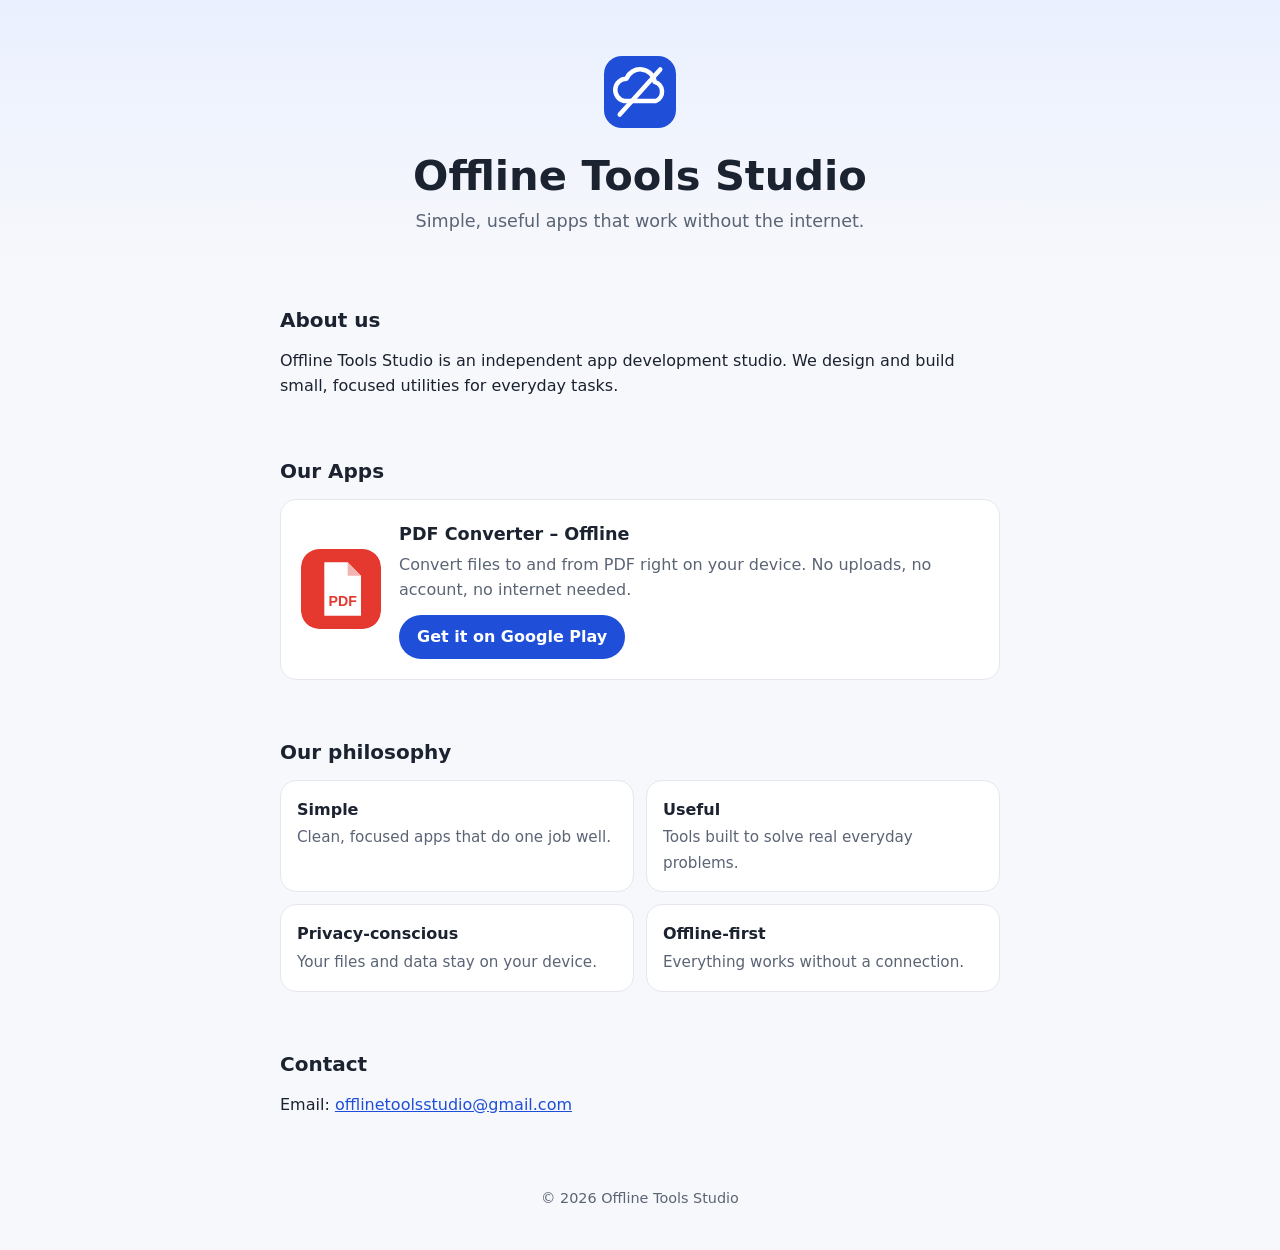
<file: index.html>
<!DOCTYPE html>
<html lang="en">
<head>
<meta charset="utf-8">
<meta name="viewport" content="width=device-width,initial-scale=1">
<title>Offline Tools Studio</title>
<meta name="description" content="Offline Tools Studio – independent developer of simple, privacy-conscious, offline-first apps.">
<link rel="icon" href="assets/logo.svg" type="image/svg+xml">
<link rel="stylesheet" href="style.css">
<script src="config.js"></script>
</head>
<body>
<header>
  <div class="wrap">
    <img class="logo" src="assets/logo.svg" alt="Offline Tools Studio logo">
    <h1 data-text="name">Offline Tools Studio</h1>
    <p class="tagline" data-text="tagline">Simple, useful apps that work without the internet.</p>
  </div>
</header>

<main class="wrap">
  <section id="about">
    <h2>About us</h2>
    <p data-text="about">Offline Tools Studio is an independent app development studio.</p>
  </section>

  <section id="apps">
    <h2>Our Apps</h2>
    <div class="card app">
      <img id="app-icon" src="assets/pdf-converter-icon.svg" alt="PDF Converter – Offline icon">
      <div>
        <h3 id="app-name">PDF Converter – Offline</h3>
        <p id="app-desc"></p>
        <a class="btn" id="app-link" href="#">Get it on Google Play</a>
      </div>
    </div>
  </section>

  <section id="philosophy">
    <h2>Our philosophy</h2>
    <div class="grid" id="philosophy-list"></div>
  </section>

  <section id="contact">
    <h2>Contact</h2>
    <p id="contact-email" hidden>Email: <a id="email-link" href="#"></a></p>
    <div class="links" id="social-links"></div>
  </section>
</main>

<footer>
  <div class="wrap">
    <span id="copyright"></span>
    <span id="privacy" hidden> · <a id="privacy-link" href="#">Privacy Policy</a></span>
  </div>
</footer>

<script>
(function () {
  var c = window.SITE_CONFIG || {}, $ = function (id) { return document.getElementById(id); };
  document.querySelectorAll("[data-text]").forEach(function (el) {
    if (c[el.dataset.text]) el.textContent = c[el.dataset.text];
  });
  if (c.name) document.title = c.name;
  var a = c.app || {};
  if (a.name) $("app-name").textContent = a.name;
  if (a.icon) $("app-icon").src = a.icon;
  $("app-desc").textContent = a.description || "";
  $("app-link").href = a.googlePlayUrl || "#";
  (c.philosophy || []).forEach(function (p) {
    var d = document.createElement("div"); d.className = "card";
    var s = document.createElement("strong"); s.textContent = p.title;
    var t = document.createElement("span"); t.textContent = p.text;
    d.append(s, t); $("philosophy-list").appendChild(d);
  });
  var ct = c.contact || {};
  if (ct.email) {
    $("contact-email").hidden = false;
    $("email-link").href = "mailto:" + ct.email;
    $("email-link").textContent = ct.email;
  }
  (ct.social || []).forEach(function (s) {
    var l = document.createElement("a");
    l.href = s.url; l.textContent = s.label; l.rel = "noopener";
    $("social-links").appendChild(l);
  });
  $("copyright").textContent = "© " + new Date().getFullYear() + " " + (c.name || "");
  if (c.privacyPolicyUrl) { $("privacy").hidden = false; $("privacy-link").href = c.privacyPolicyUrl; }
})();
</script>
</body>
</html>
</file>
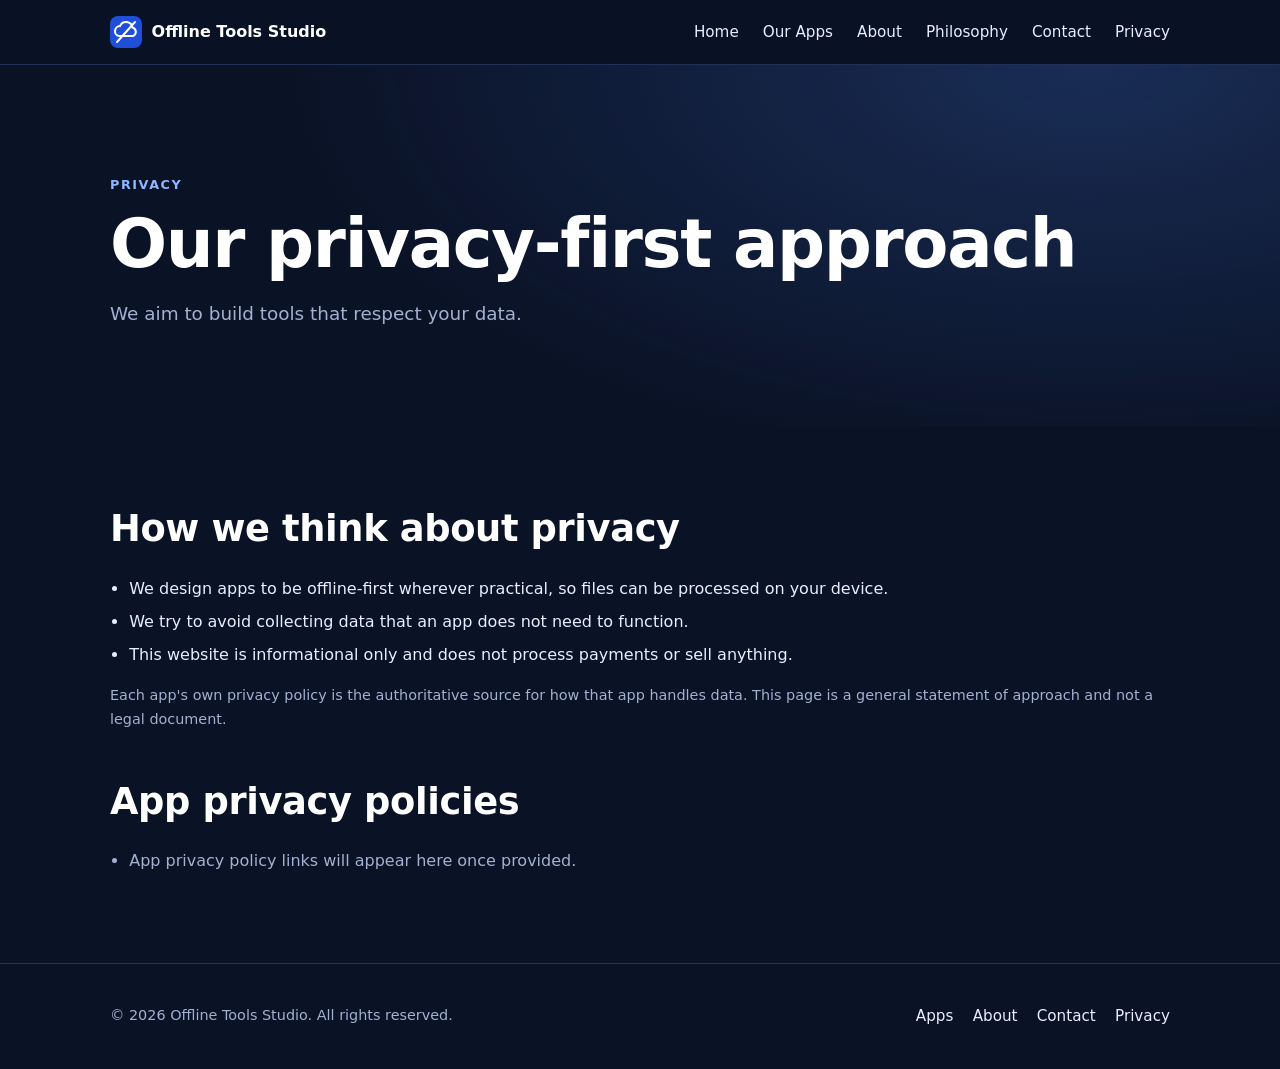
<file: privacy.html>
<!DOCTYPE html>
<html lang="en">
<head>
<meta charset="utf-8">
<meta name="viewport" content="width=device-width, initial-scale=1">
<title>Privacy – Offline Tools Studio</title>
<meta name="description" content="Offline Tools Studio's privacy-first approach to building software.">
<meta name="theme-color" content="#0a1226">
<link rel="icon" href="assets/favicon.svg" type="image/svg+xml">
<meta property="og:type" content="website">
<meta property="og:site_name" content="Offline Tools Studio">
<meta property="og:title" content="Privacy – Offline Tools Studio">
<meta property="og:description" content="Offline Tools Studio's privacy-first approach to building software.">
<meta property="og:image" content="assets/og-image.svg">
<meta name="twitter:card" content="summary_large_image">
<link rel="stylesheet" href="css/styles.css">
</head>
<body>
<a class="skip" href="#main">Skip to content</a>
<header class="site"><div class="container bar">
<a class="brand" href="index.html"><img data-logo src="assets/logo.svg" alt="" width="32" height="32"><span data-cfg="studioName">Offline Tools Studio</span></a>
<button id="nav-toggle" aria-expanded="false" aria-controls="nav" aria-label="Toggle menu">Menu</button>
<nav id="nav" aria-label="Main"><ul>
<li><a href="index.html#home">Home</a></li><li><a href="index.html#apps">Our Apps</a></li><li><a href="index.html#about">About</a></li><li><a href="index.html#philosophy">Philosophy</a></li><li><a href="index.html#contact">Contact</a></li><li><a href="privacy.html">Privacy</a></li>
</ul></nav></div></header>
<main id="main">
<section class="hero"><div class="container"><p class="eyebrow">Privacy</p><h1>Our privacy-first approach</h1>
<p class="lead">We aim to build tools that respect your data.</p></div></section>
<section><div class="container">
<h2>How we think about privacy</h2>
<ul class="plain">
<li>We design apps to be offline-first wherever practical, so files can be processed on your device.</li>
<li>We try to avoid collecting data that an app does not need to function.</li>
<li>This website is informational only and does not process payments or sell anything.</li>
</ul>
<p class="note">Each app's own privacy policy is the authoritative source for how that app handles data. This page is a general statement of approach and not a legal document.</p>
<h2 style="margin-top:2.5rem">App privacy policies</h2>
<ul class="plain" id="app-privacy-list"></ul>
</div></section>
</main>
<footer><div class="container row">
<div>&copy; <span id="year">2026</span> <span data-cfg="studioName">Offline Tools Studio</span>. All rights reserved.</div>
<nav aria-label="Footer"><ul><li><a href="index.html#apps">Apps</a></li><li><a href="index.html#about">About</a></li><li><a href="index.html#contact">Contact</a></li><li><a href="privacy.html">Privacy</a></li></ul></nav>
</div></footer>
<script src="js/config.js"></script>
<script src="js/main.js"></script>
</body>
</html>
</file>
<file: style.css>
:root{--bg:#f7f8fb;--card:#fff;--text:#1b2230;--muted:#5b6475;--accent:#1f4fd8;--border:#e4e7ee}
*{box-sizing:border-box}
html{scroll-behavior:smooth}
body{margin:0;font:16px/1.6 system-ui,-apple-system,"Segoe UI",Roboto,sans-serif;color:var(--text);background:var(--bg)}
.wrap{max-width:760px;margin:0 auto;padding:0 20px}
a{color:var(--accent)}
header{text-align:center;padding:56px 0 40px;background:linear-gradient(180deg,#eaf0ff,var(--bg))}
.logo{width:72px;height:72px}
h1{margin:16px 0 8px;font-size:clamp(1.8rem,6vw,2.6rem);line-height:1.15}
.tagline{margin:0;color:var(--muted);font-size:1.1rem}
section{padding:28px 0}
h2{font-size:1.25rem;margin:0 0 12px}
p{margin:0}
.card{background:var(--card);border:1px solid var(--border);border-radius:16px;padding:20px}
.app{display:flex;gap:18px;align-items:center}
.app img{width:80px;height:80px;border-radius:18px;flex:none}
.app h3{margin:0 0 4px;font-size:1.1rem}
.app p{color:var(--muted)}
.btn{display:inline-block;margin-top:12px;padding:9px 18px;border-radius:999px;background:var(--accent);color:#fff;text-decoration:none;font-weight:600}
.btn:hover,.btn:focus-visible{background:#173ca8}
.grid{display:grid;grid-template-columns:repeat(2,1fr);gap:12px}
.grid .card{padding:16px}
.grid strong{display:block;margin-bottom:2px}
.grid span{color:var(--muted);font-size:.95rem}
.links{display:flex;flex-wrap:wrap;gap:8px 16px;margin-top:10px}
footer{text-align:center;color:var(--muted);font-size:.9rem;padding:32px 0 40px}
[hidden]{display:none!important}
@media(max-width:520px){.app{flex-direction:column;text-align:center}.grid{grid-template-columns:1fr}}
</file>
<file: css/styles.css>
:root{--navy:#0a1226;--navy2:#111d3a;--line:#223056;--blue:#4f8dff;--blue2:#8db7ff;--text:#e8eefc;--muted:#a3b0cf;--white:#fff}
*{box-sizing:border-box}
html{scroll-behavior:smooth;scroll-padding-top:72px}
body{margin:0;font-family:Inter,system-ui,-apple-system,"Segoe UI",Roboto,sans-serif;background:var(--navy);color:var(--text);line-height:1.65}
a{color:var(--blue2)}
a:focus-visible,button:focus-visible{outline:3px solid var(--blue);outline-offset:3px;border-radius:6px}
.skip{position:absolute;left:-999px;top:0;background:var(--white);color:var(--navy);padding:.5rem 1rem;z-index:100}
.skip:focus{left:0}
.container{max-width:1100px;margin:0 auto;padding:0 1.25rem}
header.site{position:sticky;top:0;z-index:50;background:rgba(10,18,38,.88);backdrop-filter:blur(10px);border-bottom:1px solid var(--line)}
.bar{display:flex;align-items:center;justify-content:space-between;height:64px}
.brand{display:flex;align-items:center;gap:.6rem;color:var(--white);text-decoration:none;font-weight:700}
.brand img{width:32px;height:32px}
nav ul{display:flex;gap:1.5rem;list-style:none;margin:0;padding:0}
nav a{color:var(--text);text-decoration:none;font-size:.95rem;padding:.25rem 0;border-bottom:2px solid transparent;transition:border-color .2s,color .2s}
nav a:hover{color:var(--blue2);border-color:var(--blue)}
#nav-toggle{display:none;background:none;border:1px solid var(--line);color:var(--text);border-radius:8px;padding:.4rem .7rem;font-size:1rem;cursor:pointer}
.hero{padding:6rem 0 5rem;background:radial-gradient(800px 400px at 85% 0,rgba(79,141,255,.22),transparent),var(--navy)}
.eyebrow{color:var(--blue2);letter-spacing:.12em;text-transform:uppercase;font-size:.8rem;font-weight:600}
h1{font-size:clamp(2.4rem,6vw,4.2rem);line-height:1.08;margin:.5rem 0 1rem;color:var(--white);letter-spacing:-.02em}
.lead{max-width:640px;font-size:1.15rem;color:var(--muted)}
h2{font-size:clamp(1.7rem,3.5vw,2.3rem);color:var(--white);margin:0 0 .5rem;letter-spacing:-.01em}
h3{margin:0;color:var(--white)}
section{padding:4.5rem 0}
.alt{background:var(--navy2);border-block:1px solid var(--line)}
.muted{color:var(--muted);margin:0}
.btn{display:inline-block;padding:.7rem 1.3rem;border-radius:10px;font-weight:600;text-decoration:none;border:1px solid transparent;transition:transform .2s,background .2s,box-shadow .2s}
.btn-primary{background:var(--blue);color:var(--navy)}
.btn-primary:hover{transform:translateY(-2px);box-shadow:0 8px 24px rgba(79,141,255,.35)}
.btn-ghost{border-color:var(--line);color:var(--text)}
.btn-ghost:hover{border-color:var(--blue);transform:translateY(-2px)}
.btn-disabled{border:1px dashed var(--line);color:var(--muted);cursor:not-allowed}
.actions{display:flex;flex-wrap:wrap;gap:.75rem;margin-top:1.5rem}
.grid{display:grid;gap:1.25rem;grid-template-columns:repeat(auto-fit,minmax(260px,1fr));margin-top:2rem}
.card{background:var(--navy2);border:1px solid var(--line);border-radius:16px;padding:1.5rem;transition:transform .25s,border-color .25s}
.alt .card{background:var(--navy)}
.card:hover{transform:translateY(-4px);border-color:var(--blue)}
.card p{margin:.5rem 0 0;color:var(--muted)}
.app-card{grid-column:1/-1;max-width:640px}
.app-head{display:flex;gap:1rem;align-items:center;margin-bottom:.75rem}
.app-icon{border-radius:14px}
.chips{display:flex;flex-wrap:wrap;gap:.5rem;list-style:none;padding:0;margin:1rem 0 0}
.chips li{border:1px solid var(--line);background:rgba(79,141,255,.1);border-radius:999px;padding:.25rem .8rem;font-size:.85rem}
.note{font-size:.9rem;color:var(--muted)}
ul.plain{padding-left:1.2rem}
ul.plain li{margin:.4rem 0}
#contact-list{list-style:none;padding:0}
#contact-list li{margin:.6rem 0;overflow-wrap:anywhere}
footer{border-top:1px solid var(--line);padding:2.5rem 0;color:var(--muted);font-size:.9rem}
footer .row{display:flex;flex-wrap:wrap;justify-content:space-between;gap:1rem}
footer ul{display:flex;gap:1.2rem;list-style:none;margin:0;padding:0;flex-wrap:wrap}
.reveal{opacity:0;transform:translateY(14px);transition:opacity .6s,transform .6s}
.reveal.in{opacity:1;transform:none}
@media(max-width:760px){
  #nav-toggle{display:block}
  nav#nav{position:absolute;top:64px;left:0;right:0;background:var(--navy);border-bottom:1px solid var(--line);display:none}
  nav#nav.open{display:block}
  nav#nav ul{flex-direction:column;gap:0;padding:.5rem 1.25rem}
  nav#nav a{display:block;padding:.75rem 0}
  .hero{padding:4rem 0 3rem}
  section{padding:3rem 0}
}
@media(prefers-reduced-motion:reduce){*{transition:none!important;animation:none!important;scroll-behavior:auto!important}.reveal{opacity:1;transform:none}}
</file>
